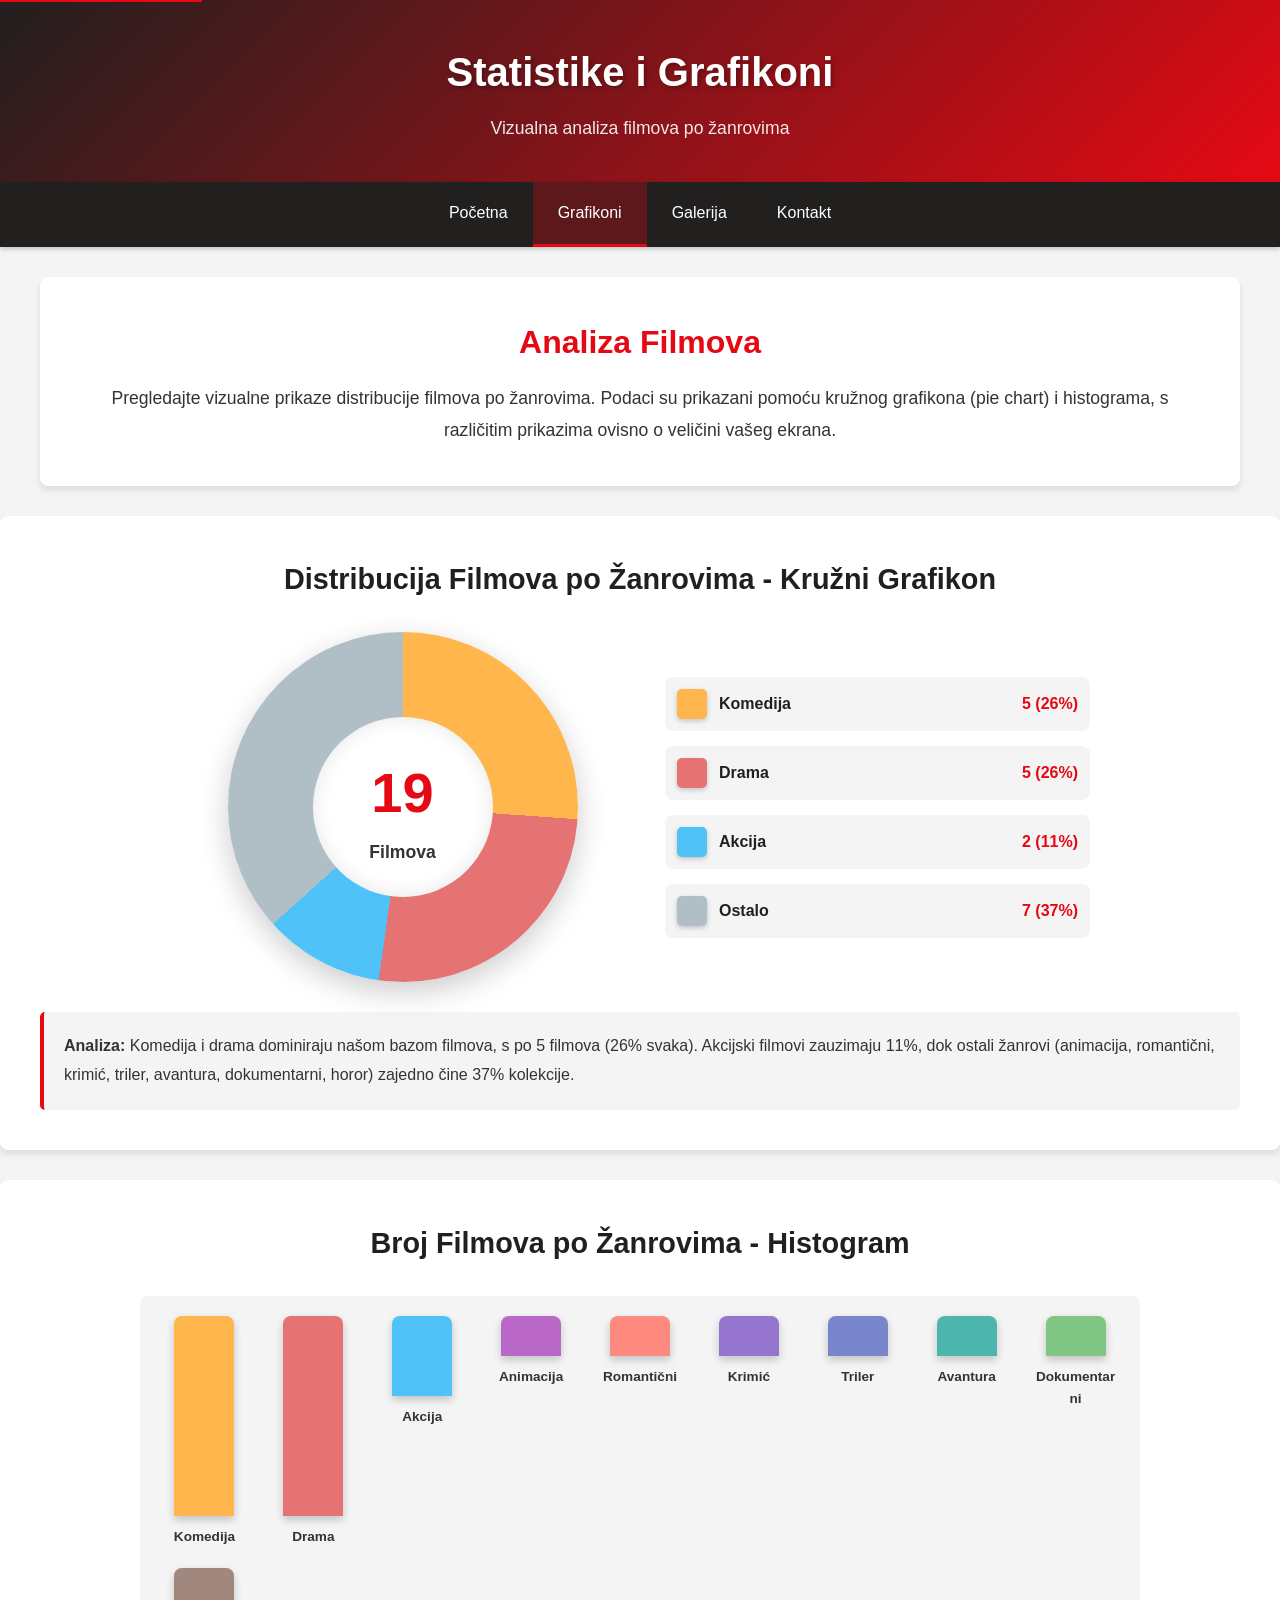
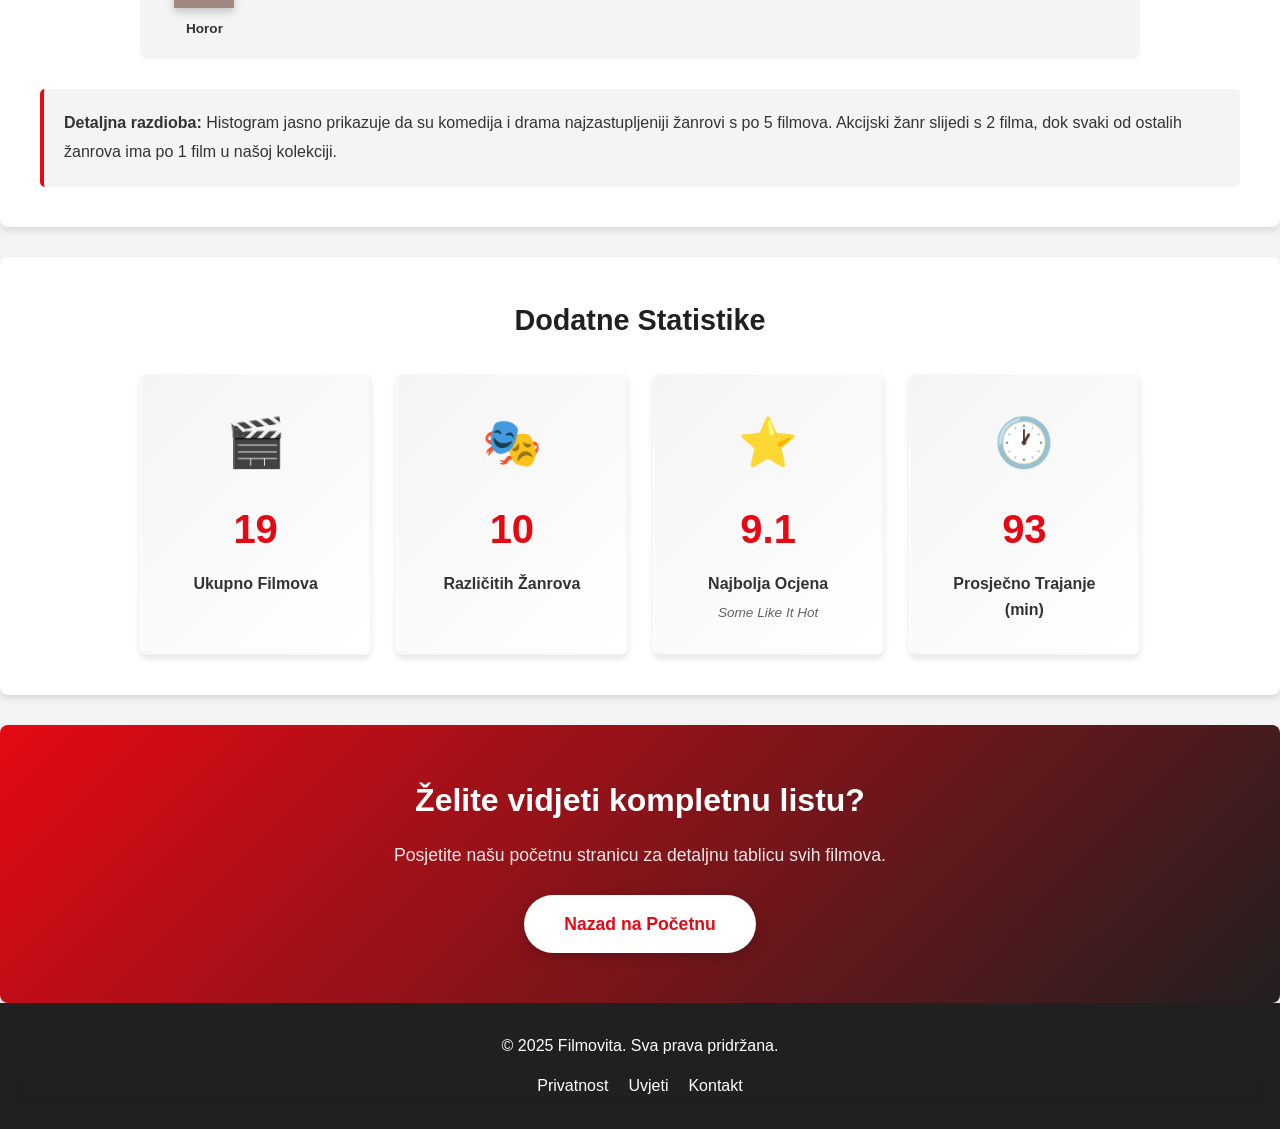
<file: grafikon.html>
<!DOCTYPE html>
<html lang="hr">
<head>
	<meta charset="UTF-8">
	<meta name="viewport" content="width=device-width, initial-scale=1.0">
	<meta name="description" content="Grafikoni i statistike filmova po žanrovima - vizualna analiza filmske baze">
	<meta name="keywords" content="grafikoni, statistike, žanrovi filmova, analiza">
	<link rel="stylesheet" href="style.css">
	<link rel="stylesheet" href="style-grafikon.css">
	<title>Grafikoni - Filmovita</title>
</head>

<body>
	<a href="#main-content" class="skip-link">Preskoči na glavni sadržaj</a>
	
	<header role="banner">
		<h1>Statistike i Grafikoni</h1>
		<p class="tagline">Vizualna analiza filmova po žanrovima</p>
	</header>

	<nav role="navigation" aria-label="Glavna navigacija">
		<input type="checkbox" id="nav-toggle" class="nav-toggle">
		<label for="nav-toggle" class="nav-button" aria-label="Otvori/zatvori izbornik">
			<span class="hamburger"></span>
			<span class="menu-text">Izbornik</span>
		</label>
		
		<ul class="nav-menu">
			<li><a href="index.html">Početna</a></li>
			<li><a href="grafikon.html" aria-current="page">Grafikoni</a></li>
			<li><a href="slike.html">Galerija</a></li>
			<li><a href="index.html#contact">Kontakt</a></li>
		</ul>
	</nav>

	<main id="main-content" role="main">
		<!-- Uvod -->
		<section class="intro-section" aria-labelledby="intro-heading">
			<h2 id="intro-heading">Analiza Filmova</h2>
			<p>Pregledajte vizualne prikaze distribucije filmova po žanrovima. Podaci su prikazani 
			   pomoću kružnog grafikona (pie chart) i histograma, s različitim prikazima ovisno o 
			   veličini vašeg ekrana.</p>
		</section>

		<!-- Kontrole za odabir prikaza -->
		<div class="chart-controls" role="group" aria-label="Kontrole za grafikone">
			<input type="radio" name="chart-type" id="show-pie" class="chart-radio" checked>
			<label for="show-pie" class="chart-label">
				<span class="label-icon">🥧</span>
				Kružni Grafikon
			</label>
			
			<input type="radio" name="chart-type" id="show-histogram" class="chart-radio">
			<label for="show-histogram" class="chart-label">
				<span class="label-icon">📊</span>
				Histogram
			</label>
		</div>

		<!-- PIE CHART -->
		<section class="chart-section pie-section" aria-labelledby="pie-heading">
			<h2 id="pie-heading">Distribucija Filmova po Žanrovima - Kružni Grafikon</h2>
			
			<div class="chart-container">
				<!-- CSS-only Pie Chart -->
				<div class="pie-chart" role="img" aria-label="Kružni grafikon pokazuje distribuciju filmova: Komedija 26%, Drama 26%, Akcija 11%, ostali žanrovi manje od 10%">
					<div class="pie-segment" data-genre="Komedija"></div>
					<div class="pie-center">
						<span class="pie-total">19</span>
						<span class="pie-label">Filmova</span>
					</div>
				</div>
				
				<!-- Legenda -->
				<div class="chart-legend" role="list" aria-label="Legenda grafikona">
					<div class="legend-item" role="listitem">
						<span class="legend-color" style="background-color: var(--color-komedija);"></span>
						<span class="legend-text">Komedija</span>
						<span class="legend-value">5 (26%)</span>
					</div>
					<div class="legend-item" role="listitem">
						<span class="legend-color" style="background-color: var(--color-drama);"></span>
						<span class="legend-text">Drama</span>
						<span class="legend-value">5 (26%)</span>
					</div>
					<div class="legend-item" role="listitem">
						<span class="legend-color" style="background-color: var(--color-akcija);"></span>
						<span class="legend-text">Akcija</span>
						<span class="legend-value">2 (11%)</span>
					</div>
					<div class="legend-item" role="listitem">
						<span class="legend-color" style="background-color: var(--color-ostalo);"></span>
						<span class="legend-text">Ostalo</span>
						<span class="legend-value">7 (37%)</span>
					</div>
				</div>
			</div>

			<p class="chart-description">
				<strong>Analiza:</strong> Komedija i drama dominiraju našom bazom filmova, 
				s po 5 filmova (26% svaka). Akcijski filmovi zauzimaju 11%, dok ostali žanrovi 
				(animacija, romantični, krimić, triler, avantura, dokumentarni, horor) zajedno 
				čine 37% kolekcije.
			</p>
		</section>

		<!-- HISTOGRAM -->
		<section class="chart-section histogram-section" aria-labelledby="histogram-heading">
			<h2 id="histogram-heading">Broj Filmova po Žanrovima - Histogram</h2>
			
			<div class="histogram-container" role="img" aria-label="Histogram prikazuje broj filmova po žanrovima: Komedija i Drama imaju najviše sa 5 filmova, Akcija 2, ostali žanrovi po 1 film">
				<!-- Svaka bar predstavlja žanr -->
				<div class="histogram-bar" data-genre="Komedija" style="--bar-value: 5; --bar-color: var(--color-komedija);">
					<div class="bar-fill">
						<span class="bar-value">5</span>
					</div>
					<span class="bar-label">Komedija</span>
				</div>
				
				<div class="histogram-bar" data-genre="Drama" style="--bar-value: 5; --bar-color: var(--color-drama);">
					<div class="bar-fill">
						<span class="bar-value">5</span>
					</div>
					<span class="bar-label">Drama</span>
				</div>
				
				<div class="histogram-bar" data-genre="Akcija" style="--bar-value: 2; --bar-color: var(--color-akcija);">
					<div class="bar-fill">
						<span class="bar-value">2</span>
					</div>
					<span class="bar-label">Akcija</span>
				</div>
				
				<div class="histogram-bar" data-genre="Animacija" style="--bar-value: 1; --bar-color: var(--color-animacija);">
					<div class="bar-fill">
						<span class="bar-value">1</span>
					</div>
					<span class="bar-label">Animacija</span>
				</div>
				
				<div class="histogram-bar" data-genre="Romantični" style="--bar-value: 1; --bar-color: var(--color-romantican);">
					<div class="bar-fill">
						<span class="bar-value">1</span>
					</div>
					<span class="bar-label">Romantični</span>
				</div>
				
				<div class="histogram-bar" data-genre="Krimić" style="--bar-value: 1; --bar-color: var(--color-krimic);">
					<div class="bar-fill">
						<span class="bar-value">1</span>
					</div>
					<span class="bar-label">Krimić</span>
				</div>
				
				<div class="histogram-bar" data-genre="Triler" style="--bar-value: 1; --bar-color: var(--color-triler);">
					<div class="bar-fill">
						<span class="bar-value">1</span>
					</div>
					<span class="bar-label">Triler</span>
				</div>
				
				<div class="histogram-bar" data-genre="Avantura" style="--bar-value: 1; --bar-color: var(--color-avantura);">
					<div class="bar-fill">
						<span class="bar-value">1</span>
					</div>
					<span class="bar-label">Avantura</span>
				</div>
				
				<div class="histogram-bar" data-genre="Dokumentarni" style="--bar-value: 1; --bar-color: var(--color-dokumentarni);">
					<div class="bar-fill">
						<span class="bar-value">1</span>
					</div>
					<span class="bar-label">Dokumentarni</span>
				</div>
				
				<div class="histogram-bar" data-genre="Horor" style="--bar-value: 1; --bar-color: var(--color-horor);">
					<div class="bar-fill">
						<span class="bar-value">1</span>
					</div>
					<span class="bar-label">Horor</span>
				</div>
			</div>

			<p class="chart-description">
				<strong>Detaljna razdioba:</strong> Histogram jasno prikazuje da su komedija i 
				drama najzastupljeniji žanrovi s po 5 filmova. Akcijski žanr slijedi s 2 filma, 
				dok svaki od ostalih žanrova ima po 1 film u našoj kolekciji.
			</p>
		</section>

		<!-- Dodatne statistike -->
		<section class="stats-section" aria-labelledby="stats-heading">
			<h2 id="stats-heading">Dodatne Statistike</h2>
			
			<div class="stats-grid">
				<div class="stat-card">
					<div class="stat-icon">🎬</div>
					<div class="stat-number">19</div>
					<div class="stat-label">Ukupno Filmova</div>
				</div>
				
				<div class="stat-card">
					<div class="stat-icon">🎭</div>
					<div class="stat-number">10</div>
					<div class="stat-label">Različitih Žanrova</div>
				</div>
				
				<div class="stat-card">
					<div class="stat-icon">⭐</div>
					<div class="stat-number">9.1</div>
					<div class="stat-label">Najbolja Ocjena</div>
					<div class="stat-detail">Some Like It Hot</div>
				</div>
				
				<div class="stat-card">
					<div class="stat-icon">🕐</div>
					<div class="stat-number">93</div>
					<div class="stat-label">Prosječno Trajanje (min)</div>
				</div>
			</div>
		</section>

		<!-- Poziv na akciju -->
		<section class="cta-section">
			<h2>Želite vidjeti kompletnu listu?</h2>
			<p>Posjetite našu početnu stranicu za detaljnu tablicu svih filmova.</p>
			<a href="index.html" class="cta-button">Nazad na Početnu</a>
		</section>
	</main>

	<footer role="contentinfo">
		<div class="footer-content">
			<p>&copy; 2025 Filmovita. Sva prava pridržana.</p>
			<nav aria-label="Footer navigacija">
				<ul class="footer-links">
					<li><a href="#" aria-label="Politika privatnosti">Privatnost</a></li>
					<li><a href="#" aria-label="Uvjeti korištenja">Uvjeti</a></li>
					<li><a href="index.html#contact" aria-label="Kontakt stranica">Kontakt</a></li>
				</ul>
			</nav>
		</div>
	</footer>
</body>
</html>
</file>
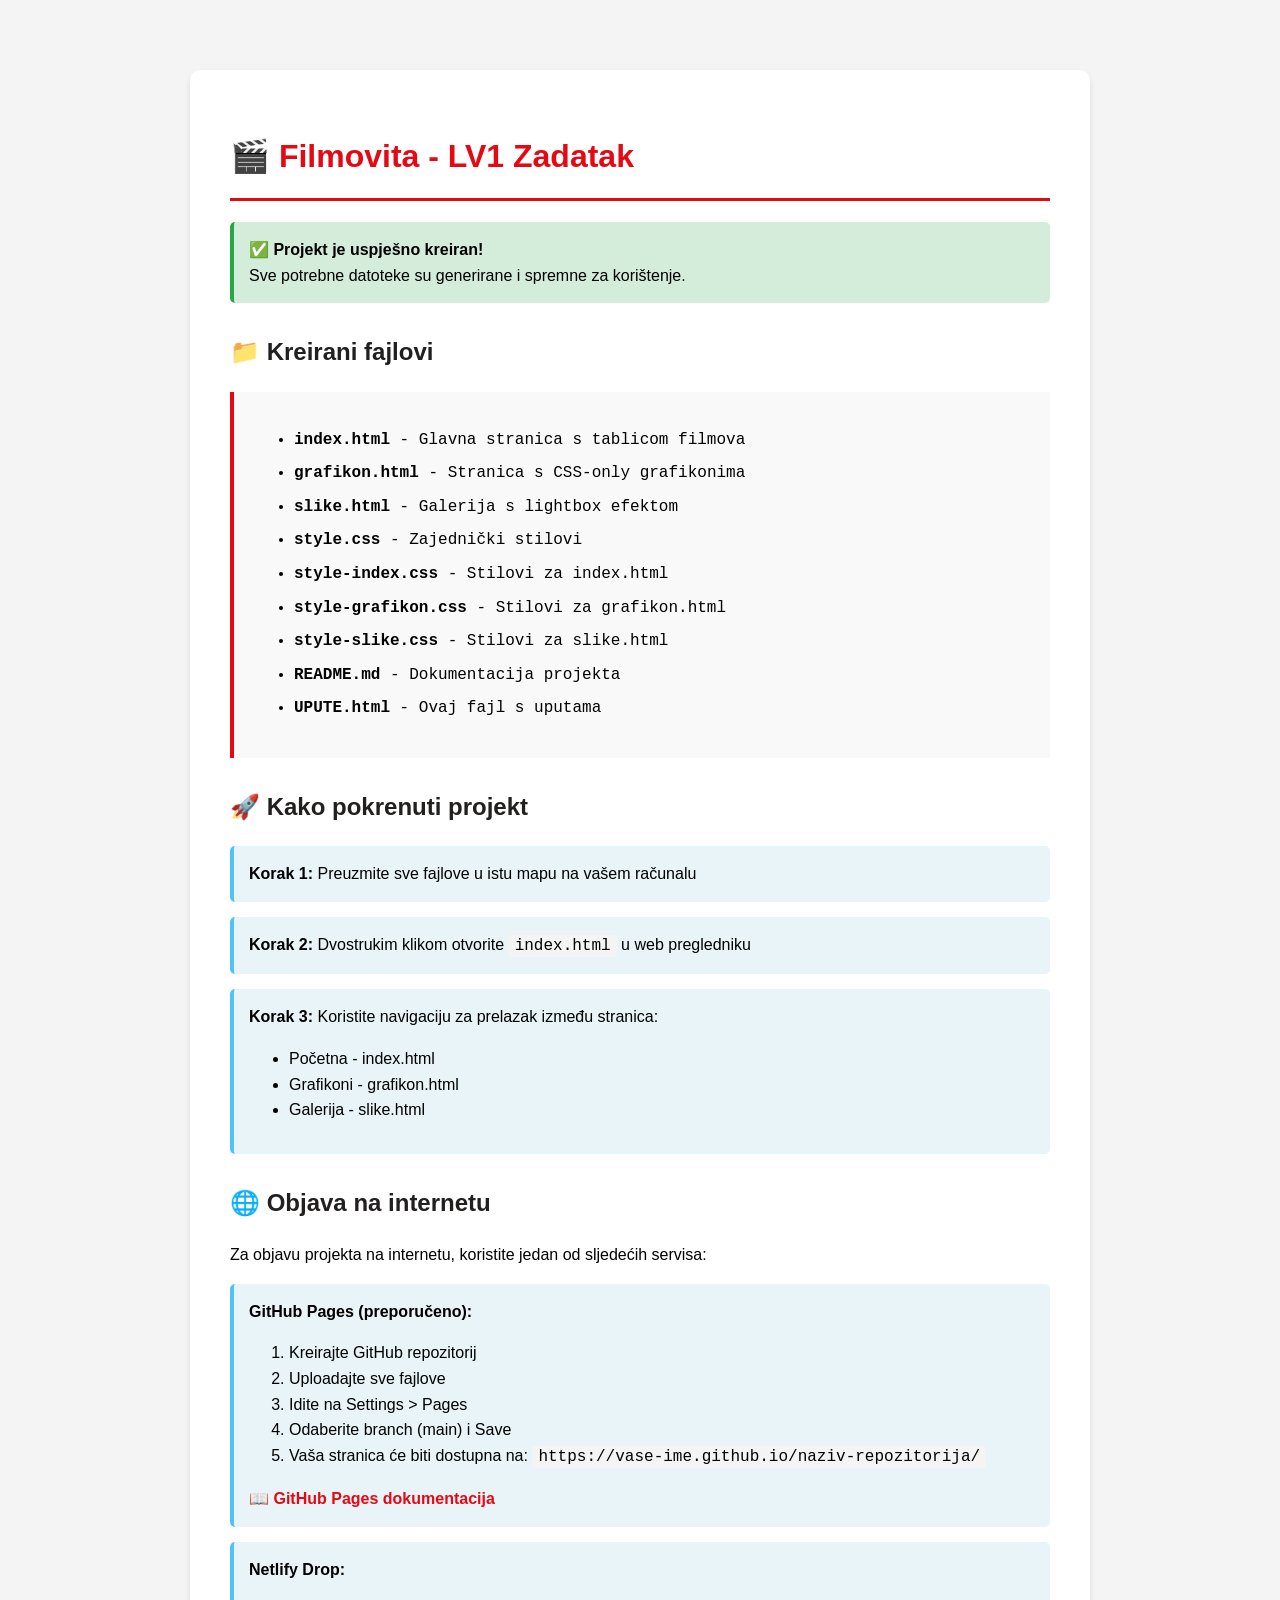
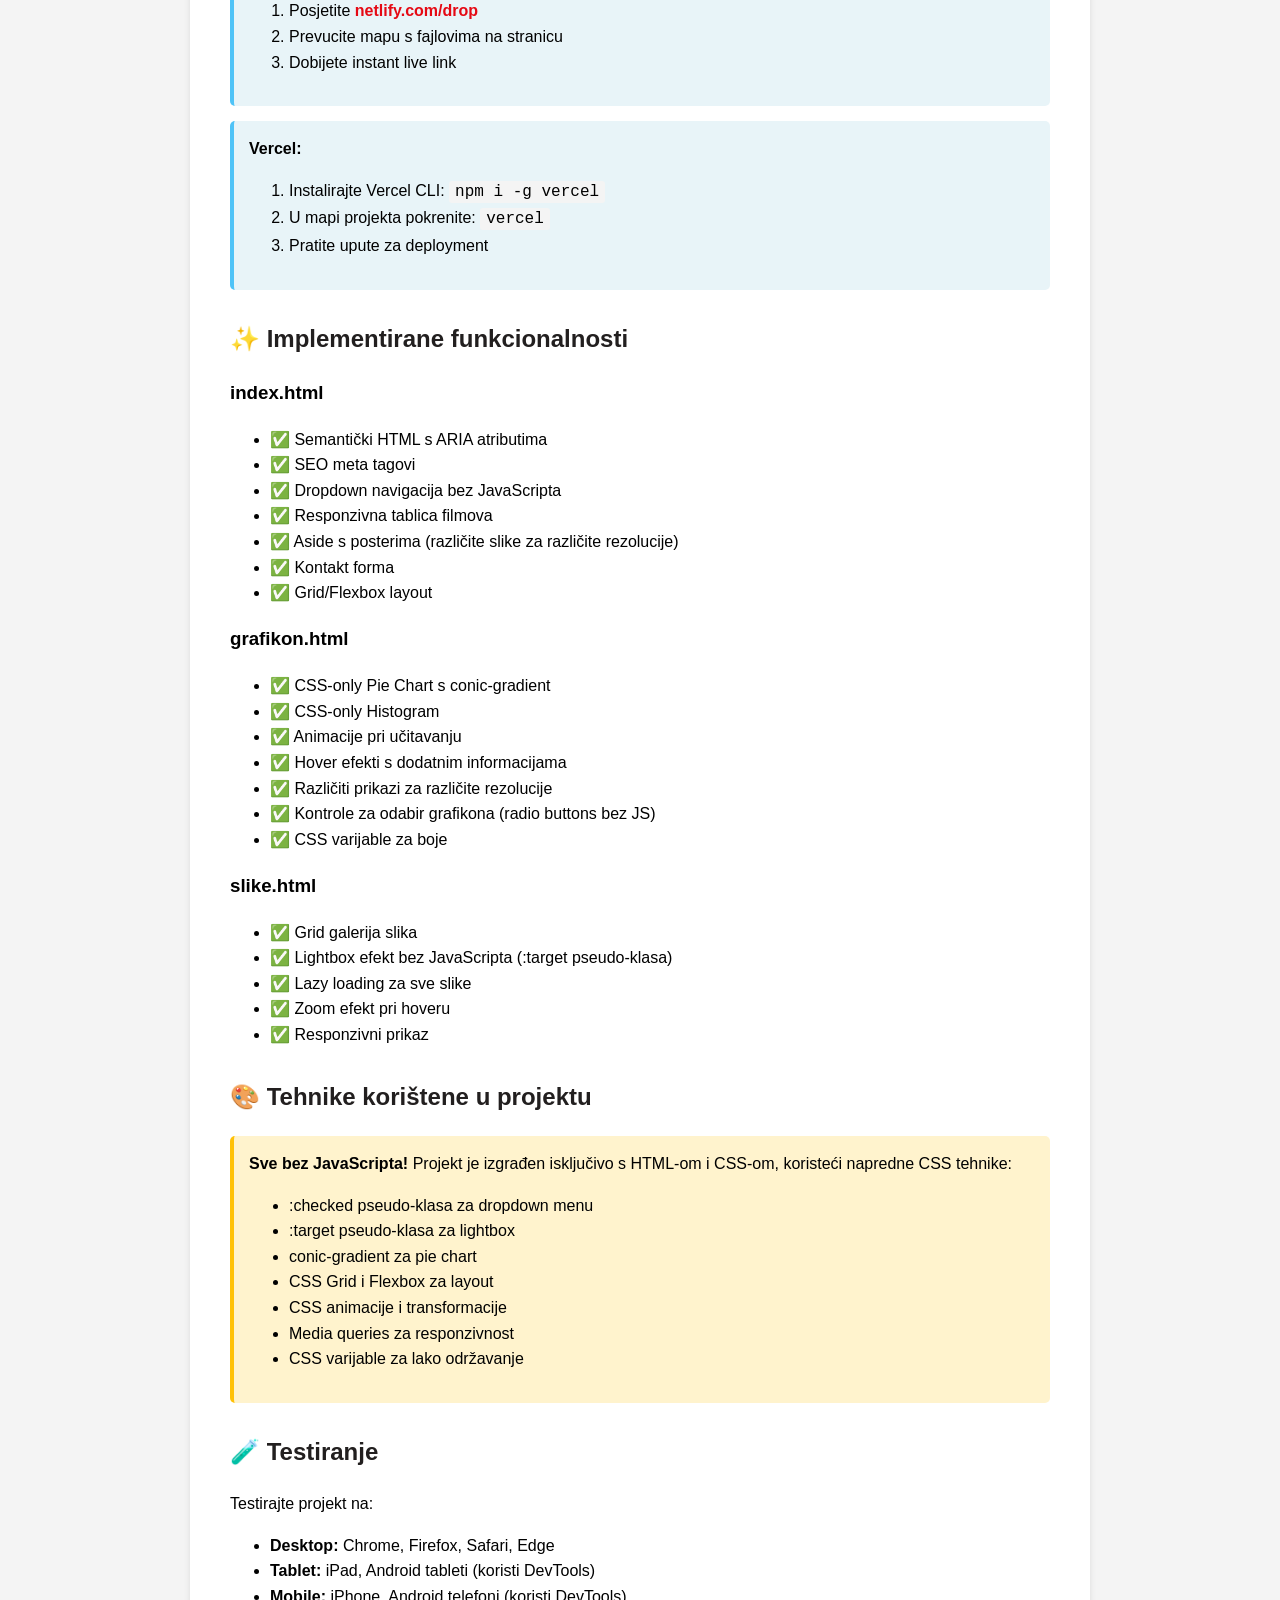
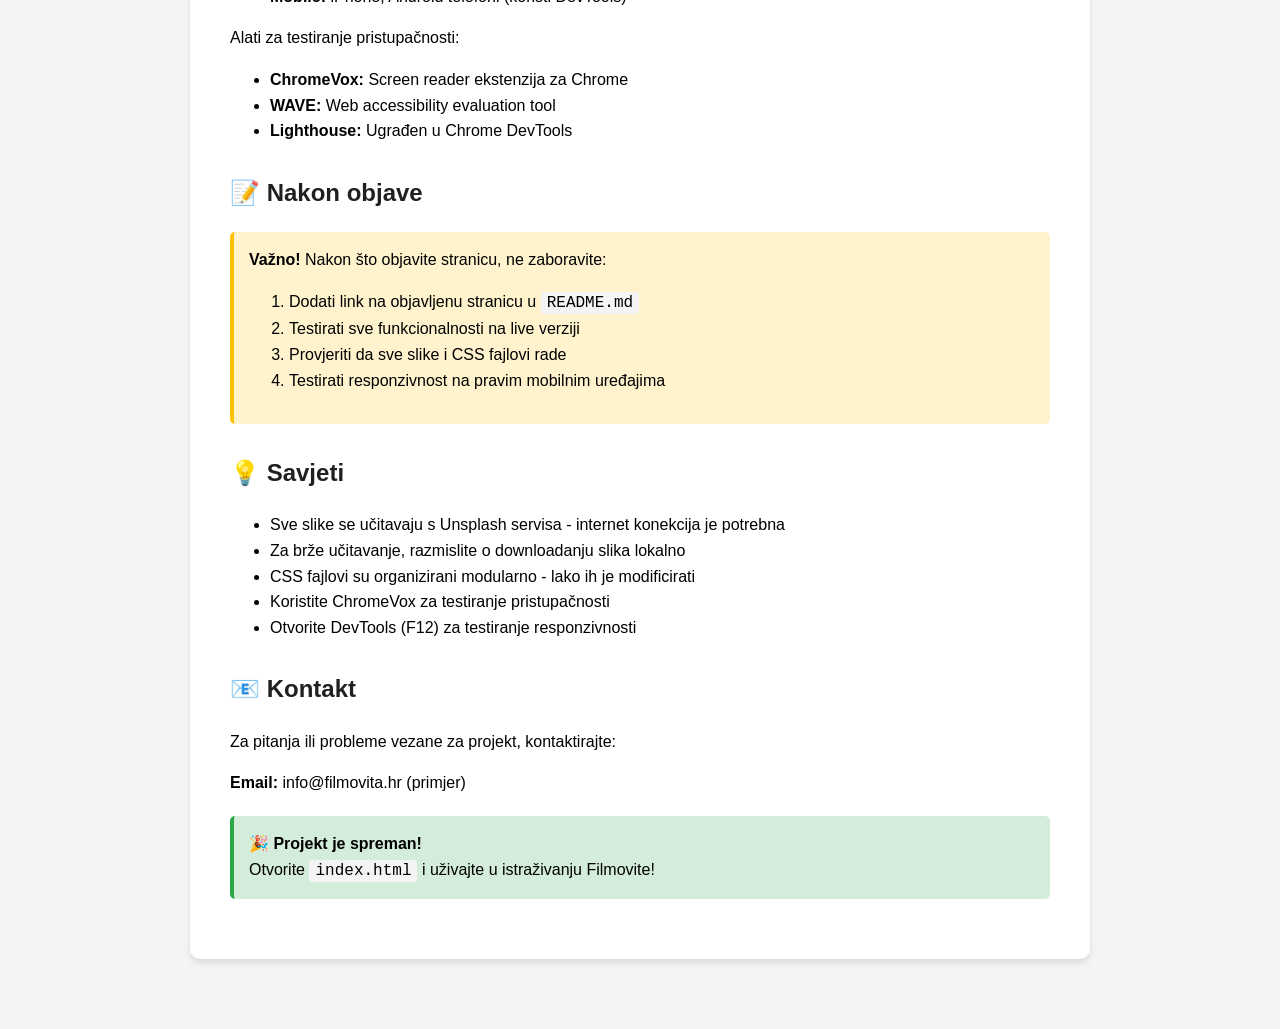
<file: UPUTE.html>
<!DOCTYPE html>
<html lang="hr">
<head>
    <meta charset="UTF-8">
    <meta name="viewport" content="width=device-width, initial-scale=1.0">
    <title>Filmovita - Upute za pokretanje</title>
    <style>
        body {
            font-family: 'Segoe UI', Tahoma, Geneva, Verdana, sans-serif;
            max-width: 900px;
            margin: 50px auto;
            padding: 20px;
            background: #f4f4f4;
            line-height: 1.6;
        }
        .container {
            background: white;
            padding: 40px;
            border-radius: 10px;
            box-shadow: 0 4px 6px rgba(0, 0, 0, 0.1);
        }
        h1 {
            color: #e50914;
            border-bottom: 3px solid #e50914;
            padding-bottom: 15px;
        }
        h2 {
            color: #221f1f;
            margin-top: 30px;
        }
        .file-list {
            background: #f9f9f9;
            padding: 20px;
            border-left: 4px solid #e50914;
            margin: 20px 0;
        }
        .file-list li {
            margin: 8px 0;
            font-family: 'Courier New', monospace;
        }
        .step {
            background: #e8f4f8;
            padding: 15px;
            margin: 15px 0;
            border-radius: 5px;
            border-left: 4px solid #4FC3F7;
        }
        .important {
            background: #fff3cd;
            padding: 15px;
            margin: 20px 0;
            border-radius: 5px;
            border-left: 4px solid #ffc107;
        }
        .success {
            background: #d4edda;
            padding: 15px;
            margin: 20px 0;
            border-radius: 5px;
            border-left: 4px solid #28a745;
        }
        code {
            background: #f4f4f4;
            padding: 2px 6px;
            border-radius: 3px;
            font-family: 'Courier New', monospace;
        }
        a {
            color: #e50914;
            text-decoration: none;
            font-weight: bold;
        }
        a:hover {
            text-decoration: underline;
        }
    </style>
</head>
<body>
    <div class="container">
        <h1>🎬 Filmovita - LV1 Zadatak</h1>
        
        <div class="success">
            <strong>✅ Projekt je uspješno kreiran!</strong><br>
            Sve potrebne datoteke su generirane i spremne za korištenje.
        </div>

        <h2>📁 Kreirani fajlovi</h2>
        <div class="file-list">
            <ul>
                <li><strong>index.html</strong> - Glavna stranica s tablicom filmova</li>
                <li><strong>grafikon.html</strong> - Stranica s CSS-only grafikonima</li>
                <li><strong>slike.html</strong> - Galerija s lightbox efektom</li>
                <li><strong>style.css</strong> - Zajednički stilovi</li>
                <li><strong>style-index.css</strong> - Stilovi za index.html</li>
                <li><strong>style-grafikon.css</strong> - Stilovi za grafikon.html</li>
                <li><strong>style-slike.css</strong> - Stilovi za slike.html</li>
                <li><strong>README.md</strong> - Dokumentacija projekta</li>
                <li><strong>UPUTE.html</strong> - Ovaj fajl s uputama</li>
            </ul>
        </div>

        <h2>🚀 Kako pokrenuti projekt</h2>
        
        <div class="step">
            <strong>Korak 1:</strong> Preuzmite sve fajlove u istu mapu na vašem računalu
        </div>
        
        <div class="step">
            <strong>Korak 2:</strong> Dvostrukim klikom otvorite <code>index.html</code> u web pregledniku
        </div>
        
        <div class="step">
            <strong>Korak 3:</strong> Koristite navigaciju za prelazak između stranica:
            <ul>
                <li>Početna - index.html</li>
                <li>Grafikoni - grafikon.html</li>
                <li>Galerija - slike.html</li>
            </ul>
        </div>

        <h2>🌐 Objava na internetu</h2>
        
        <p>Za objavu projekta na internetu, koristite jedan od sljedećih servisa:</p>
        
        <div class="step">
            <strong>GitHub Pages (preporučeno):</strong>
            <ol>
                <li>Kreirajte GitHub repozitorij</li>
                <li>Uploadajte sve fajlove</li>
                <li>Idite na Settings > Pages</li>
                <li>Odaberite branch (main) i Save</li>
                <li>Vaša stranica će biti dostupna na: <code>https://vase-ime.github.io/naziv-repozitorija/</code></li>
            </ol>
            <a href="https://pages.github.com/" target="_blank">📖 GitHub Pages dokumentacija</a>
        </div>
        
        <div class="step">
            <strong>Netlify Drop:</strong>
            <ol>
                <li>Posjetite <a href="https://app.netlify.com/drop" target="_blank">netlify.com/drop</a></li>
                <li>Prevucite mapu s fajlovima na stranicu</li>
                <li>Dobijete instant live link</li>
            </ol>
        </div>
        
        <div class="step">
            <strong>Vercel:</strong>
            <ol>
                <li>Instalirajte Vercel CLI: <code>npm i -g vercel</code></li>
                <li>U mapi projekta pokrenite: <code>vercel</code></li>
                <li>Pratite upute za deployment</li>
            </ol>
        </div>

        <h2>✨ Implementirane funkcionalnosti</h2>
        
        <h3>index.html</h3>
        <ul>
            <li>✅ Semantički HTML s ARIA atributima</li>
            <li>✅ SEO meta tagovi</li>
            <li>✅ Dropdown navigacija bez JavaScripta</li>
            <li>✅ Responzivna tablica filmova</li>
            <li>✅ Aside s posterima (različite slike za različite rezolucije)</li>
            <li>✅ Kontakt forma</li>
            <li>✅ Grid/Flexbox layout</li>
        </ul>
        
        <h3>grafikon.html</h3>
        <ul>
            <li>✅ CSS-only Pie Chart s conic-gradient</li>
            <li>✅ CSS-only Histogram</li>
            <li>✅ Animacije pri učitavanju</li>
            <li>✅ Hover efekti s dodatnim informacijama</li>
            <li>✅ Različiti prikazi za različite rezolucije</li>
            <li>✅ Kontrole za odabir grafikona (radio buttons bez JS)</li>
            <li>✅ CSS varijable za boje</li>
        </ul>
        
        <h3>slike.html</h3>
        <ul>
            <li>✅ Grid galerija slika</li>
            <li>✅ Lightbox efekt bez JavaScripta (:target pseudo-klasa)</li>
            <li>✅ Lazy loading za sve slike</li>
            <li>✅ Zoom efekt pri hoveru</li>
            <li>✅ Responzivni prikaz</li>
        </ul>

        <h2>🎨 Tehnike korištene u projektu</h2>
        
        <div class="important">
            <strong>Sve bez JavaScripta!</strong> Projekt je izgrađen isključivo s HTML-om i CSS-om, 
            koristeći napredne CSS tehnike:
            <ul>
                <li>:checked pseudo-klasa za dropdown menu</li>
                <li>:target pseudo-klasa za lightbox</li>
                <li>conic-gradient za pie chart</li>
                <li>CSS Grid i Flexbox za layout</li>
                <li>CSS animacije i transformacije</li>
                <li>Media queries za responzivnost</li>
                <li>CSS varijable za lako održavanje</li>
            </ul>
        </div>

        <h2>🧪 Testiranje</h2>
        
        <p>Testirajte projekt na:</p>
        <ul>
            <li><strong>Desktop:</strong> Chrome, Firefox, Safari, Edge</li>
            <li><strong>Tablet:</strong> iPad, Android tableti (koristi DevTools)</li>
            <li><strong>Mobile:</strong> iPhone, Android telefoni (koristi DevTools)</li>
        </ul>
        
        <p>Alati za testiranje pristupačnosti:</p>
        <ul>
            <li><strong>ChromeVox:</strong> Screen reader ekstenzija za Chrome</li>
            <li><strong>WAVE:</strong> Web accessibility evaluation tool</li>
            <li><strong>Lighthouse:</strong> Ugrađen u Chrome DevTools</li>
        </ul>

        <h2>📝 Nakon objave</h2>
        
        <div class="important">
            <strong>Važno!</strong> Nakon što objavite stranicu, ne zaboravite:
            <ol>
                <li>Dodati link na objavljenu stranicu u <code>README.md</code></li>
                <li>Testirati sve funkcionalnosti na live verziji</li>
                <li>Provjeriti da sve slike i CSS fajlovi rade</li>
                <li>Testirati responzivnost na pravim mobilnim uređajima</li>
            </ol>
        </div>

        <h2>💡 Savjeti</h2>
        
        <ul>
            <li>Sve slike se učitavaju s Unsplash servisa - internet konekcija je potrebna</li>
            <li>Za brže učitavanje, razmislite o downloadanju slika lokalno</li>
            <li>CSS fajlovi su organizirani modularno - lako ih je modificirati</li>
            <li>Koristite ChromeVox za testiranje pristupačnosti</li>
            <li>Otvorite DevTools (F12) za testiranje responzivnosti</li>
        </ul>

        <h2>📧 Kontakt</h2>
        
        <p>Za pitanja ili probleme vezane za projekt, kontaktirajte:</p>
        <p><strong>Email:</strong> info@filmovita.hr (primjer)</p>

        <div class="success">
            <strong>🎉 Projekt je spreman!</strong><br>
            Otvorite <code>index.html</code> i uživajte u istraživanju Filmovite!
        </div>
    </div>
</body>
</html>
</file>
<file: style.css>
/* ==================== */
/* OPĆI STILOVI - ZAJEDNIČKI ZA SVE STRANICE */
/* ==================== */

/* CSS VARIJABLE */
:root {
	--primary-color: #e50914;
	--secondary-color: #221f1f;
	--accent-color: #f5f5f1;
	--text-color: #333;
	--light-gray: #f4f4f4;
	--border-color: #ddd;
	--shadow: 0 4px 6px rgba(0, 0, 0, 0.1);
	--transition: all 0.3s ease;
	--border-radius: 8px;
}

/* RESET */
* {
	margin: 0;
	padding: 0;
	box-sizing: border-box;
}

html {
	scroll-behavior: smooth;
}

body {
	font-family: 'Segoe UI', Tahoma, Geneva, Verdana, sans-serif;
	line-height: 1.6;
	color: var(--text-color);
	background-color: var(--light-gray);
	min-height: 100vh;
	display: flex;
	flex-direction: column;
}

main {
	flex: 1;
}

/* HEADER I NAVIGACIJA (ako nisu specifično definirani u drugim CSS-ovima) */
header {
	background: linear-gradient(135deg, var(--secondary-color) 0%, var(--primary-color) 100%);
	color: white;
	padding: 40px 20px;
	text-align: center;
	box-shadow: var(--shadow);
}

header h1 {
	font-size: 2.5rem;
	margin-bottom: 10px;
	text-shadow: 2px 2px 4px rgba(0, 0, 0, 0.3);
}

.tagline {
	font-size: 1.1rem;
	opacity: 0.9;
}

/* SKIP LINK za pristupačnost */
.skip-link {
	position: absolute;
	top: -40px;
	left: 0;
	background: var(--primary-color);
	color: white;
	padding: 8px;
	text-decoration: none;
	z-index: 100;
}

.skip-link:focus {
	top: 0;
}

/* NAVIGACIJA */
nav {
	background-color: var(--secondary-color);
	position: sticky;
	top: 0;
	z-index: 50;
	box-shadow: 0 2px 5px rgba(0, 0, 0, 0.2);
}

.nav-toggle {
	display: none;
}

.nav-button {
	display: none;
	background-color: var(--primary-color);
	color: white;
	padding: 15px 20px;
	cursor: pointer;
	align-items: center;
	gap: 10px;
	transition: var(--transition);
}

.hamburger {
	display: block;
	width: 25px;
	height: 3px;
	background-color: white;
	position: relative;
	transition: var(--transition);
}

.hamburger::before,
.hamburger::after {
	content: '';
	position: absolute;
	width: 25px;
	height: 3px;
	background-color: white;
	transition: var(--transition);
}

.hamburger::before {
	top: -8px;
}

.hamburger::after {
	top: 8px;
}

.nav-toggle:checked ~ .nav-button .hamburger {
	background-color: transparent;
}

.nav-toggle:checked ~ .nav-button .hamburger::before {
	transform: rotate(45deg);
	top: 0;
}

.nav-toggle:checked ~ .nav-button .hamburger::after {
	transform: rotate(-45deg);
	top: 0;
}

.nav-menu {
	list-style: none;
	display: flex;
	justify-content: center;
	gap: 0;
	padding: 0;
	margin: 0;
}

.nav-menu li {
	position: relative;
}

.nav-menu a {
	display: block;
	color: white;
	text-decoration: none;
	padding: 18px 25px;
	transition: var(--transition);
	font-weight: 500;
	border-bottom: 3px solid transparent;
}

.nav-menu a:hover,
.nav-menu a:focus {
	background-color: var(--primary-color);
	border-bottom-color: white;
}

.nav-menu a[aria-current="page"] {
	background-color: rgba(229, 9, 20, 0.3);
	border-bottom-color: var(--primary-color);
}

/* INTRO SEKCIJE */
.intro-section {
	background: white;
	padding: 40px;
	margin: 30px auto;
	max-width: 1200px;
	border-radius: var(--border-radius);
	box-shadow: var(--shadow);
	text-align: center;
}

.intro-section h2 {
	color: var(--primary-color);
	font-size: 2rem;
	margin-bottom: 15px;
}

.intro-section p {
	font-size: 1.1rem;
	line-height: 1.8;
	color: var(--text-color);
}

/* FOOTER */
footer {
	background: var(--secondary-color);
	color: white;
	padding: 30px 20px;
	text-align: center;
	margin-top: auto;
}

.footer-content {
	max-width: 1400px;
	margin: 0 auto;
}

.footer-links {
	list-style: none;
	display: flex;
	justify-content: center;
	gap: 20px;
	margin-top: 15px;
	padding: 0;
}

.footer-links a {
	color: white;
	text-decoration: none;
	transition: var(--transition);
}

.footer-links a:hover,
.footer-links a:focus {
	color: var(--primary-color);
	text-decoration: underline;
}

/* RESPONSIVE - MOBILE */
@media (max-width: 768px) {
	.nav-button {
		display: flex;
	}
	
	.nav-menu {
		display: none;
		flex-direction: column;
		background-color: var(--secondary-color);
	}
	
	.nav-toggle:checked ~ .nav-menu {
		display: flex;
	}
	
	.nav-menu a {
		border-bottom: 1px solid rgba(255, 255, 255, 0.1);
	}
	
	header h1 {
		font-size: 1.8rem;
	}
	
	.tagline {
		font-size: 1rem;
	}
	
	.intro-section {
		padding: 25px 15px;
		margin: 20px 15px;
	}
	
	.intro-section h2 {
		font-size: 1.5rem;
	}
	
	.intro-section p {
		font-size: 1rem;
	}
	
	.footer-links {
		flex-direction: column;
		gap: 10px;
	}
}

@media (max-width: 480px) {
	header h1 {
		font-size: 1.5rem;
	}
	
	.intro-section {
		padding: 20px 10px;
	}
}

/* ACCESSIBILITY */
/* Focus vidljivost za keyboard navigaciju */
a:focus,
button:focus,
input:focus,
select:focus,
textarea:focus {
	outline: 2px solid var(--primary-color);
	outline-offset: 2px;
}

/* Prefers reduced motion */
@media (prefers-reduced-motion: reduce) {
	*,
	*::before,
	*::after {
		animation-duration: 0.01ms !important;
		animation-iteration-count: 1 !important;
		transition-duration: 0.01ms !important;
		scroll-behavior: auto !important;
	}
}

/* High contrast mode */
@media (prefers-contrast: high) {
	:root {
		--primary-color: #ff0000;
		--secondary-color: #000000;
		--text-color: #000000;
		--light-gray: #ffffff;
		--border-color: #000000;
	}
	
	* {
		border-color: var(--border-color) !important;
	}
}

/* Print styles */
@media print {
	nav,
	.skip-link {
		display: none;
	}
	
	body {
		background: white;
	}
	
	header {
		background: none;
		color: black;
		box-shadow: none;
		border-bottom: 2px solid black;
	}
	
	a {
		color: black;
		text-decoration: underline;
	}
	
	footer {
		background: none;
		color: black;
		border-top: 2px solid black;
	}
}
</file>
<file: style-grafikon.css>
/* ==================== */
/* CSS VARIJABLE ZA BOJE ŽANROVA */
/* ==================== */
:root {
	--color-komedija: #FFB74D;
	--color-drama: #E57373;
	--color-akcija: #4FC3F7;
	--color-animacija: #BA68C8;
	--color-romantican: #FF8A80;
	--color-krimic: #9575CD;
	--color-triler: #7986CB;
	--color-avantura: #4DB6AC;
	--color-dokumentarni: #81C784;
	--color-horor: #A1887F;
	--color-ostalo: #B0BEC5;
	
	--primary-color: #e50914;
	--secondary-color: #221f1f;
	--accent-color: #f5f5f1;
	--text-color: #333;
	--light-gray: #f4f4f4;
	--border-color: #ddd;
	--shadow: 0 4px 6px rgba(0, 0, 0, 0.1);
	--transition: all 0.3s ease;
	--border-radius: 8px;
}

/* ==================== */
/* KONTROLE ZA ODABIR GRAFIKONA (BEZ JS) */
/* ==================== */
.chart-controls {
	max-width: 500px;
	margin: 30px auto;
	display: flex;
	gap: 15px;
	justify-content: center;
	background: white;
	padding: 20px;
	border-radius: var(--border-radius);
	box-shadow: var(--shadow);
}

.chart-radio {
	display: none;
}

.chart-label {
	display: flex;
	flex-direction: column;
	align-items: center;
	gap: 8px;
	padding: 15px 30px;
	background: var(--light-gray);
	border: 3px solid transparent;
	border-radius: var(--border-radius);
	cursor: pointer;
	transition: var(--transition);
	font-weight: 600;
}

.label-icon {
	font-size: 2rem;
}

.chart-radio:checked + .chart-label {
	background: var(--primary-color);
	color: white;
	border-color: var(--secondary-color);
	transform: scale(1.05);
}

.chart-label:hover {
	transform: translateY(-3px);
	box-shadow: var(--shadow);
}

/* Kontrola prikazivanja sekcija */
.chart-section {
	display: none;
	animation: fadeInChart 0.6s ease-in;
}

@keyframes fadeInChart {
	from {
		opacity: 0;
		transform: scale(0.95);
	}
	to {
		opacity: 1;
		transform: scale(1);
	}
}

/* Prikaži pie chart kad je odabran */
#show-pie:checked ~ .pie-section {
	display: block;
}

/* Prikaži histogram kad je odabran */
#show-histogram:checked ~ .histogram-section {
	display: block;
}

/* Na desktop uvijek prikaži oba */
@media (min-width: 1025px) {
	.chart-controls {
		display: none;
	}
	
	.chart-section {
		display: block !important;
	}
}

/* ==================== */
/* CHART SEKCIJE */
/* ==================== */
.chart-section {
	background: white;
	padding: 40px;
	margin-bottom: 30px;
	border-radius: var(--border-radius);
	box-shadow: var(--shadow);
}

.chart-section h2 {
	text-align: center;
	color: var(--secondary-color);
	margin-bottom: 30px;
	font-size: 1.8rem;
}

.chart-description {
	margin-top: 30px;
	padding: 20px;
	background: var(--light-gray);
	border-left: 4px solid var(--primary-color);
	border-radius: 5px;
	line-height: 1.8;
}

/* ==================== */
/* PIE CHART */
/* ==================== */
.chart-container {
	display: grid;
	grid-template-columns: 1fr 1fr;
	gap: 50px;
	align-items: center;
	max-width: 900px;
	margin: 0 auto;
}

.pie-chart {
	width: 350px;
	height: 350px;
	border-radius: 50%;
	position: relative;
	margin: 0 auto;
	box-shadow: 0 10px 30px rgba(0, 0, 0, 0.2);
	
	/* CSS-only Pie Chart koristeći conic-gradient */
	/* Komedija: 26% = 0-94deg (26% od 360deg)
	   Drama: 26% = 94-188deg
	   Akcija: 11% = 188-228deg (40deg)
	   Ostalo: 37% = 228-360deg (132deg) */
	background: conic-gradient(
		var(--color-komedija) 0deg 94deg,
		var(--color-drama) 94deg 188deg,
		var(--color-akcija) 188deg 228deg,
		var(--color-ostalo) 228deg 360deg
	);
	
	/* Animacija rotacije pri učitavanju */
	animation: pieRotate 1.5s ease-out;
}

@keyframes pieRotate {
	from {
		transform: rotate(0deg) scale(0);
		opacity: 0;
	}
	to {
		transform: rotate(360deg) scale(1);
		opacity: 1;
	}
}

/* Centralni krug unutar pie charta */
.pie-center {
	position: absolute;
	top: 50%;
	left: 50%;
	transform: translate(-50%, -50%);
	width: 180px;
	height: 180px;
	background: white;
	border-radius: 50%;
	display: flex;
	flex-direction: column;
	justify-content: center;
	align-items: center;
	box-shadow: inset 0 0 20px rgba(0, 0, 0, 0.1);
}

.pie-total {
	font-size: 3.5rem;
	font-weight: bold;
	color: var(--primary-color);
}

.pie-label {
	font-size: 1.1rem;
	color: var(--text-color);
	font-weight: 600;
}

/* Hover efekat na pie chart */
.pie-chart:hover {
	transform: scale(1.05);
	transition: var(--transition);
}

/* ==================== */
/* LEGENDA */
/* ==================== */
.chart-legend {
	display: flex;
	flex-direction: column;
	gap: 15px;
}

.legend-item {
	display: flex;
	align-items: center;
	gap: 12px;
	padding: 12px;
	background: var(--light-gray);
	border-radius: 8px;
	transition: var(--transition);
	cursor: pointer;
}

.legend-item:hover {
	background: var(--accent-color);
	transform: translateX(10px);
	box-shadow: var(--shadow);
}

.legend-color {
	width: 30px;
	height: 30px;
	border-radius: 5px;
	flex-shrink: 0;
	box-shadow: 0 2px 5px rgba(0, 0, 0, 0.2);
}

.legend-text {
	flex: 1;
	font-weight: 600;
	color: var(--secondary-color);
}

.legend-value {
	font-weight: bold;
	color: var(--primary-color);
}

/* ==================== */
/* HISTOGRAM */
/* ==================== */
.histogram-container {
	display: grid;
	grid-template-columns: repeat(auto-fit, minmax(80px, 1fr));
	gap: 20px;
	max-width: 1000px;
	margin: 0 auto;
	padding: 20px;
	background: var(--light-gray);
	border-radius: var(--border-radius);
}

.histogram-bar {
	display: flex;
	flex-direction: column;
	align-items: center;
	gap: 10px;
}

.bar-fill {
	width: 60px;
	height: calc(var(--bar-value) * 40px);
	max-height: 250px;
	background: var(--bar-color);
	border-radius: 8px 8px 0 0;
	position: relative;
	box-shadow: 0 4px 8px rgba(0, 0, 0, 0.2);
	transition: var(--transition);
	
	/* Animacija rasta stubaca */
	animation: barGrow 1s ease-out backwards;
	animation-delay: calc(var(--bar-value) * 0.1s);
}

@keyframes barGrow {
	from {
		height: 0;
		opacity: 0;
	}
	to {
		height: calc(var(--bar-value) * 40px);
		opacity: 1;
	}
}

.histogram-bar:hover .bar-fill {
	transform: scale(1.1);
	box-shadow: 0 8px 16px rgba(0, 0, 0, 0.3);
}

.bar-value {
	position: absolute;
	top: -25px;
	left: 50%;
	transform: translateX(-50%);
	background: var(--secondary-color);
	color: white;
	padding: 4px 8px;
	border-radius: 5px;
	font-weight: bold;
	font-size: 0.9rem;
	white-space: nowrap;
	opacity: 0;
	transition: var(--transition);
}

.histogram-bar:hover .bar-value {
	opacity: 1;
	top: -30px;
}

.bar-label {
	font-size: 0.85rem;
	font-weight: 600;
	text-align: center;
	color: var(--text-color);
	max-width: 80px;
	word-wrap: break-word;
}

/* ==================== */
/* STATISTIKE */
/* ==================== */
.stats-section {
	background: white;
	padding: 40px;
	margin-bottom: 30px;
	border-radius: var(--border-radius);
	box-shadow: var(--shadow);
}

.stats-section h2 {
	text-align: center;
	color: var(--secondary-color);
	margin-bottom: 30px;
	font-size: 1.8rem;
}

.stats-grid {
	display: grid;
	grid-template-columns: repeat(auto-fit, minmax(200px, 1fr));
	gap: 25px;
	max-width: 1000px;
	margin: 0 auto;
}

.stat-card {
	background: linear-gradient(135deg, var(--light-gray), white);
	padding: 30px;
	border-radius: var(--border-radius);
	text-align: center;
	box-shadow: var(--shadow);
	transition: var(--transition);
	border: 2px solid transparent;
}

.stat-card:hover {
	border-color: var(--primary-color);
	transform: translateY(-10px) rotate(2deg);
	box-shadow: 0 15px 30px rgba(0, 0, 0, 0.2);
}

.stat-icon {
	font-size: 3rem;
	margin-bottom: 15px;
}

.stat-number {
	font-size: 2.5rem;
	font-weight: bold;
	color: var(--primary-color);
	margin-bottom: 10px;
}

.stat-label {
	font-size: 1rem;
	color: var(--text-color);
	font-weight: 600;
}

.stat-detail {
	font-size: 0.85rem;
	color: #666;
	margin-top: 5px;
	font-style: italic;
}

/* ==================== */
/* CTA SEKCIJA */
/* ==================== */
.cta-section {
	background: linear-gradient(135deg, var(--primary-color), var(--secondary-color));
	color: white;
	padding: 50px 30px;
	text-align: center;
	border-radius: var(--border-radius);
	box-shadow: var(--shadow);
}

.cta-section h2 {
	font-size: 2rem;
	margin-bottom: 15px;
}

.cta-section p {
	font-size: 1.1rem;
	margin-bottom: 25px;
	opacity: 0.9;
}

.cta-button {
	display: inline-block;
	background: white;
	color: var(--primary-color);
	padding: 15px 40px;
	text-decoration: none;
	border-radius: 30px;
	font-weight: 700;
	font-size: 1.1rem;
	transition: var(--transition);
	box-shadow: 0 4px 15px rgba(0, 0, 0, 0.2);
}

.cta-button:hover,
.cta-button:focus {
	transform: scale(1.1) rotate(-2deg);
	box-shadow: 0 8px 25px rgba(0, 0, 0, 0.3);
}

/* ==================== */
/* RESPONZIVNOST - TABLET */
/* ==================== */
@media (max-width: 1024px) {
	.chart-container {
		grid-template-columns: 1fr;
		gap: 30px;
	}
	
	.pie-chart {
		width: 300px;
		height: 300px;
	}
	
	.pie-center {
		width: 150px;
		height: 150px;
	}
	
	.pie-total {
		font-size: 3rem;
	}
	
	/* Na tablet verziji prikaži pie chart, histogram se prikazuje pomoću kontrola */
	.chart-controls {
		display: flex;
	}
}

/* ==================== */
/* RESPONZIVNOST - MOBILE */
/* ==================== */
@media (max-width: 768px) {
	.chart-section {
		padding: 25px 15px;
	}
	
	.chart-section h2 {
		font-size: 1.5rem;
	}
	
	.pie-chart {
		width: 250px;
		height: 250px;
	}
	
	.pie-center {
		width: 120px;
		height: 120px;
	}
	
	.pie-total {
		font-size: 2.5rem;
	}
	
	.histogram-container {
		grid-template-columns: repeat(auto-fit, minmax(60px, 1fr));
		gap: 15px;
		padding: 15px;
	}
	
	.bar-fill {
		width: 50px;
	}
	
	.bar-label {
		font-size: 0.75rem;
	}
	
	.stats-grid {
		grid-template-columns: 1fr;
	}
	
	.chart-controls {
		flex-direction: column;
		padding: 15px;
	}
	
	.chart-label {
		width: 100%;
		flex-direction: row;
		justify-content: center;
	}
}

@media (max-width: 480px) {
	.pie-chart {
		width: 220px;
		height: 220px;
	}
	
	.pie-center {
		width: 100px;
		height: 100px;
	}
	
	.pie-total {
		font-size: 2rem;
	}
	
	.pie-label {
		font-size: 0.9rem;
	}
	
	.histogram-container {
		grid-template-columns: repeat(auto-fit, minmax(50px, 1fr));
		gap: 10px;
	}
	
	.bar-fill {
		width: 40px;
		height: calc(var(--bar-value) * 30px);
	}
	
	@keyframes barGrow {
		from {
			height: 0;
			opacity: 0;
		}
		to {
			height: calc(var(--bar-value) * 30px);
			opacity: 1;
		}
	}
	
	.cta-section h2 {
		font-size: 1.5rem;
	}
	
	.cta-section p {
		font-size: 1rem;
	}
}

/* ==================== */
/* PRINT STYLES */
/* ==================== */
@media print {
	.chart-controls,
	nav,
	footer {
		display: none;
	}
	
	.chart-section {
		page-break-inside: avoid;
	}
	
	.pie-chart,
	.histogram-container {
		animation: none;
	}
}
</file>
